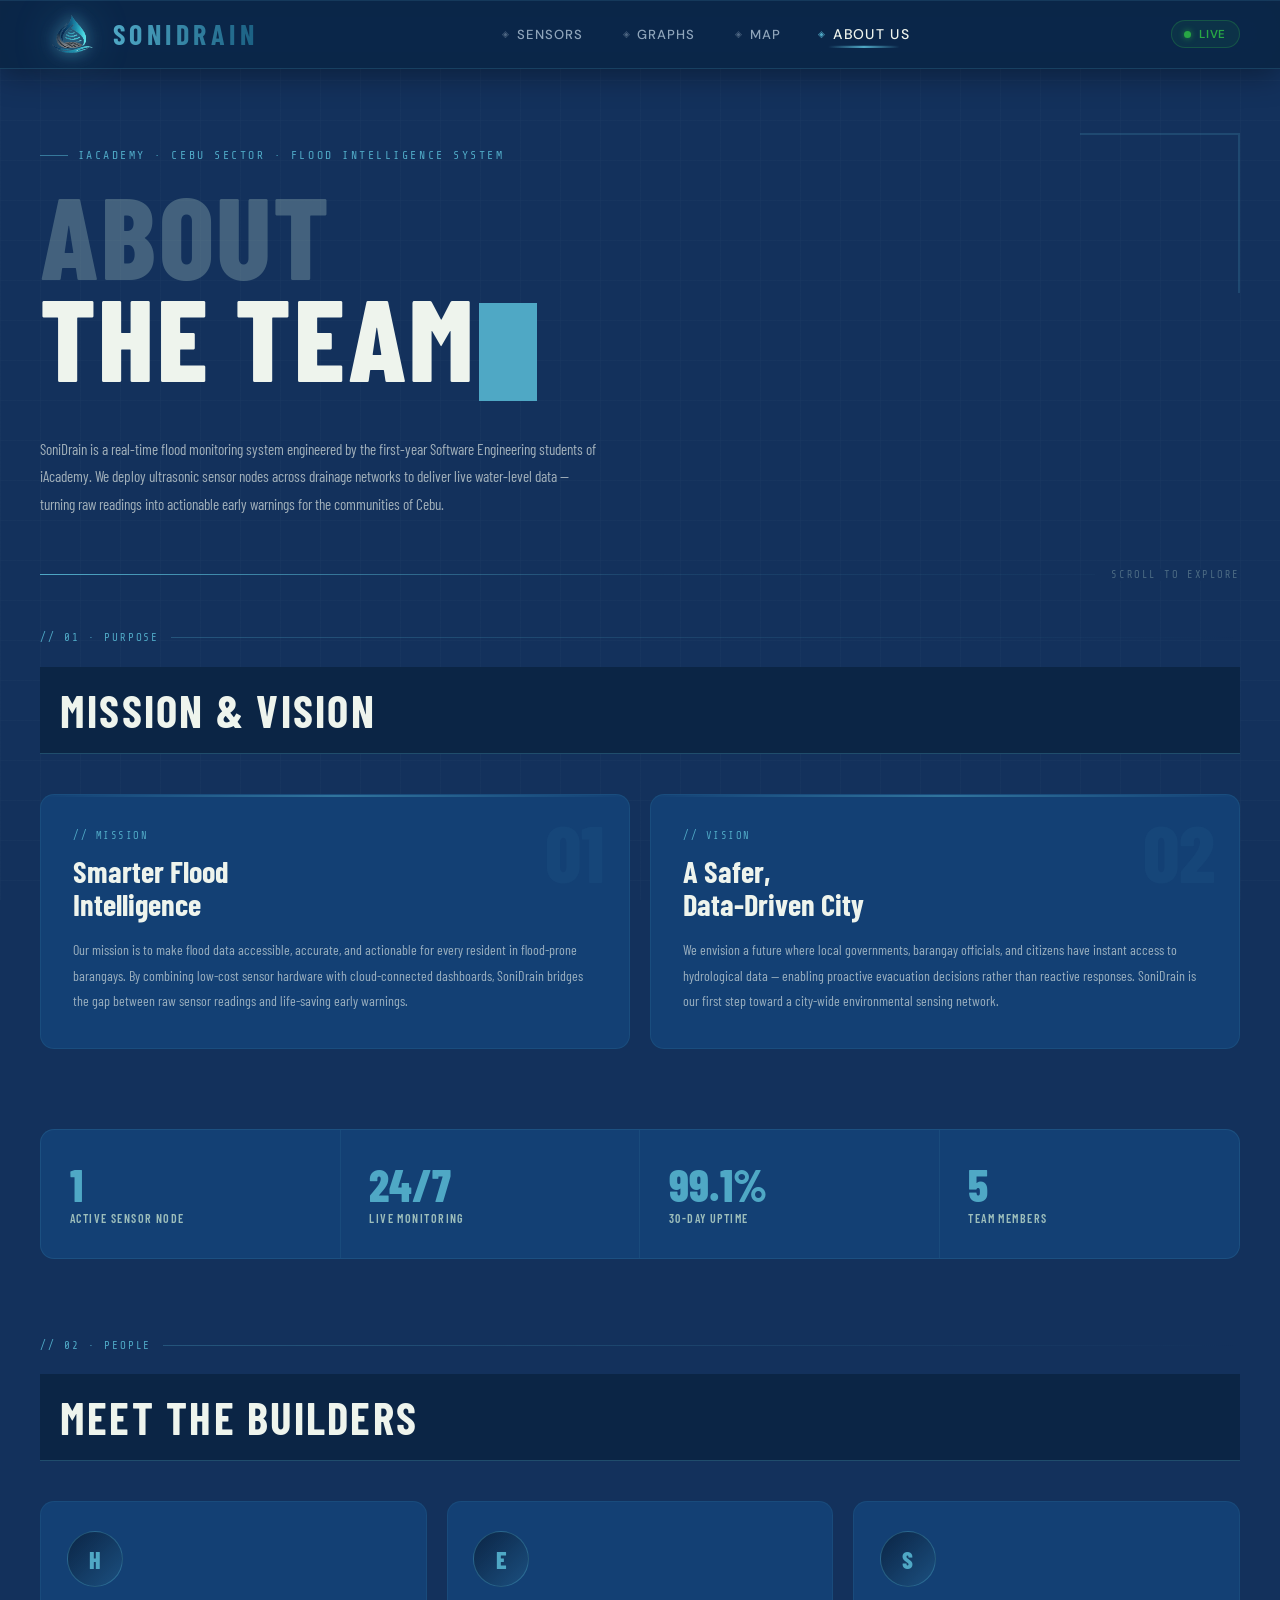
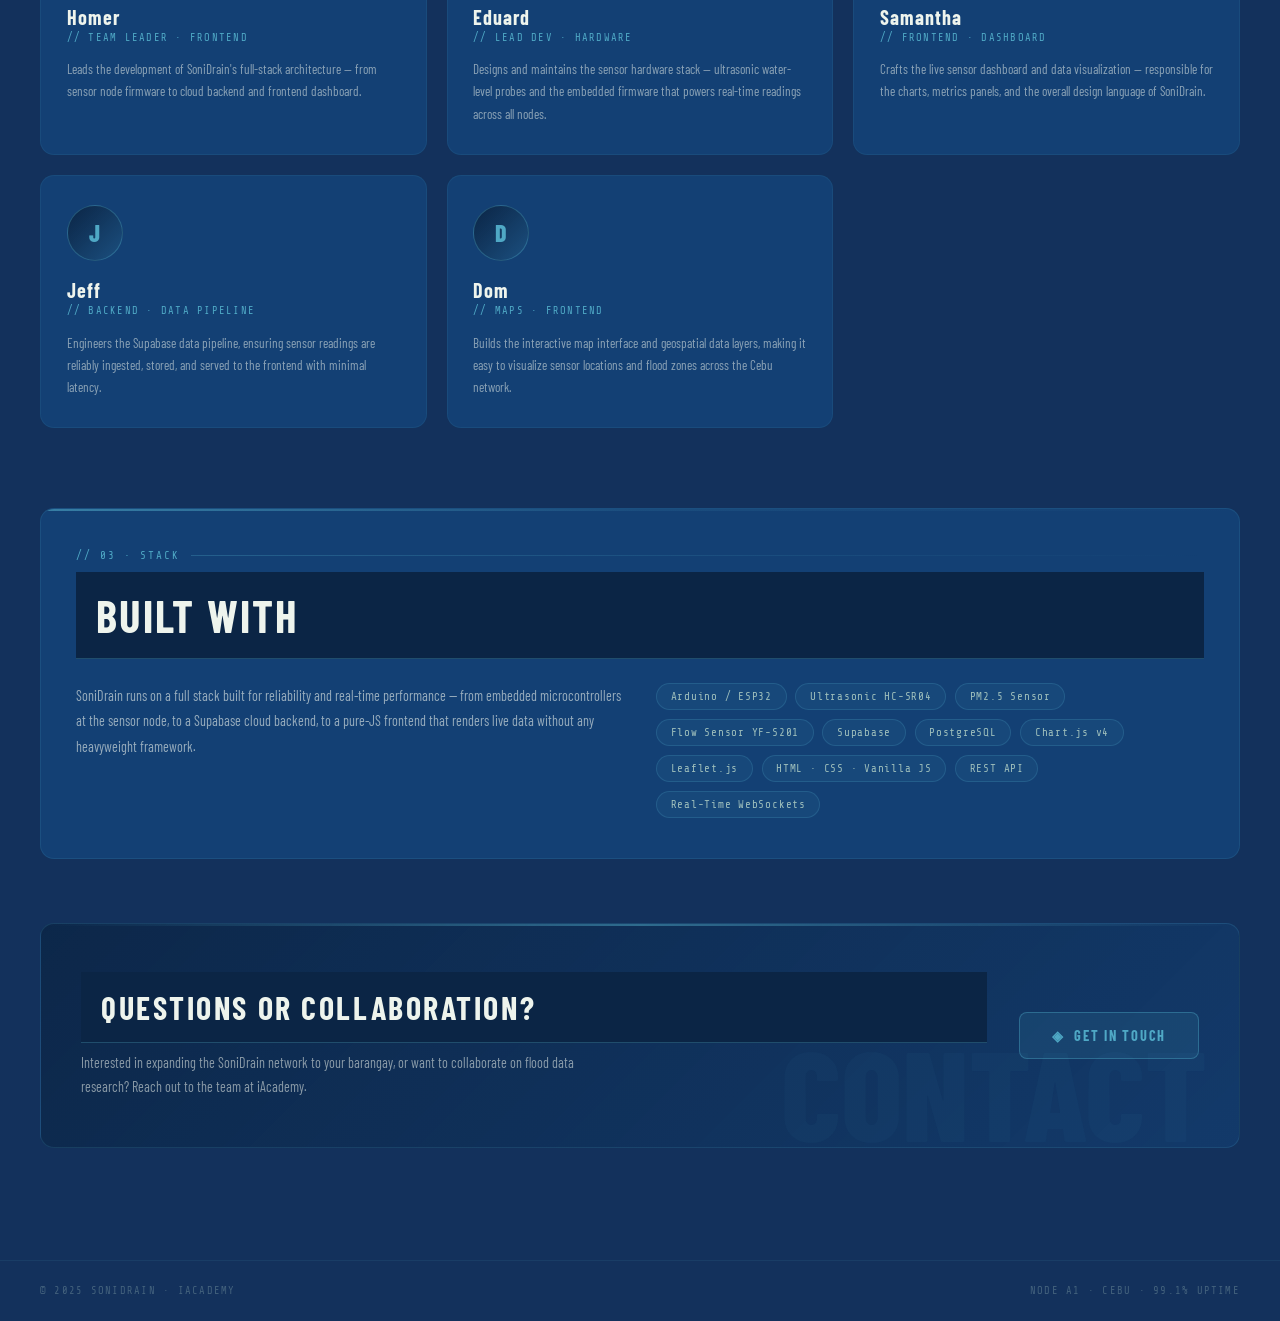
<file: Aboutus.html>
<!DOCTYPE html>
<html lang="en">
<head>
  <meta charset="UTF-8"/>
  <meta name="viewport" content="width=device-width, initial-scale=1.0"/>
  <title>SoniDrain · About Us</title>
  <link href="https://fonts.googleapis.com/css2?family=Barlow+Condensed:wght@400;600;700;800&family=DM+Sans:wght@300;400;500&family=Share+Tech+Mono&display=swap" rel="stylesheet"/>
  <link rel="stylesheet" href="sonidrain.css"/>
</head>
<body>

<div class="scanline"></div>

<!-- ── NAV ── -->
<nav id="mainNav">
  <div class="nav-inner">
    <a class="nav-title" href="index.html">
      <img src="[data-uri]" alt="SoniDrain logo" class="nav-logo"/>
      <span class="nav-brand">SONI<span style="color:var(--muted)">DRAIN</span></span>
    </a>

    <ul class="nav-links" role="list">
      <li><a href="Sensors.html"      class="nav-link"><span class="nav-link-icon">◈</span>Sensors</a></li>
      <li><a href="Testingchart.html" class="nav-link"><span class="nav-link-icon">◈</span>Graphs</a></li>
      <li><a href="Maps.html"         class="nav-link"><span class="nav-link-icon">◈</span>Map</a></li>
      <li><a href="AboutUs.html"      class="nav-link active"><span class="nav-link-icon">◈</span>About Us</a></li>
    </ul>

    <div class="nav-status">
      <span class="status-dot"></span>
      <span class="status-text">Live</span>
    </div>

    <button class="hamburger" id="hamburger" aria-label="Toggle menu" aria-expanded="false">
      <span></span><span></span><span></span>
    </button>
  </div>

  <div class="mobile-menu" id="mobileMenu" aria-hidden="true">
    <a href="Sensors.html"      class="mobile-link"><span class="mobile-link-label">Sensors</span></a>
    <a href="Testingchart.html" class="mobile-link"><span class="mobile-link-label">Graphs</span></a>
    <a href="Maps.html"         class="mobile-link"><span class="mobile-link-label">Map</span></a>
    <div class="mobile-divider"></div>
    <a href="AboutUs.html"      class="mobile-link mobile-link-about"><span class="mobile-link-label">About Us</span></a>
  </div>
</nav>

<!-- ── HERO ── -->
<section class="about-hero">
  <p class="about-eyebrow">iAcademy · Cebu Sector · Flood Intelligence System</p>
  <h1 class="about-headline">
    <span class="h-dim">About</span>
    <span class="h-bright">The Team<span class="cursor-blink"></span></span>
  </h1>
  <p class="about-intro">
    SoniDrain is a real-time flood monitoring system engineered by the first-year Software Engineering students of iAcademy. We deploy ultrasonic sensor nodes across drainage networks to deliver live water-level data — turning raw readings into actionable early warnings for the communities of Cebu.
  </p>
  <div class="about-divider" data-label="SCROLL TO EXPLORE"></div>
</section>

<!-- ── MAIN CONTENT ── -->
<main class="about-main">

  <!-- MISSION & VISION -->
  <section class="mv-section">
    <p class="about-label" style="animation-delay:0.05s">// 01 · Purpose</p>
    <h2 class="about-section-title" style="animation-delay:0.1s">Mission &amp; Vision</h2>

    <div class="mv-grid">
      <div class="mv-card" style="animation-delay:0.15s">
        <span class="mv-bg-num">01</span>
        <p class="mv-tag">// Mission</p>
        <h3 class="mv-title">Smarter Flood<br/>Intelligence</h3>
        <p class="mv-body">Our mission is to make flood data accessible, accurate, and actionable for every resident in flood-prone barangays. By combining low-cost sensor hardware with cloud-connected dashboards, SoniDrain bridges the gap between raw sensor readings and life-saving early warnings.</p>
      </div>
      <div class="mv-card" style="animation-delay:0.25s">
        <span class="mv-bg-num">02</span>
        <p class="mv-tag">// Vision</p>
        <h3 class="mv-title">A Safer,<br/>Data-Driven City</h3>
        <p class="mv-body">We envision a future where local governments, barangay officials, and citizens have instant access to hydrological data — enabling proactive evacuation decisions rather than reactive responses. SoniDrain is our first step toward a city-wide environmental sensing network.</p>
      </div>
    </div>
  </section>

  <!-- STATS STRIP -->
  <div class="about-stats" style="animation-delay:0.3s">
    <div class="stat-cell">
      <span class="stat-num">1</span>
      <span class="stat-lbl">Active Sensor Node</span>
    </div>
    <div class="stat-cell">
      <span class="stat-num">24/7</span>
      <span class="stat-lbl">Live Monitoring</span>
    </div>
    <div class="stat-cell">
      <span class="stat-num">99.1%</span>
      <span class="stat-lbl">30-Day Uptime</span>
    </div>
    <div class="stat-cell">
      <span class="stat-num">5</span>
      <span class="stat-lbl">Team Members</span>
    </div>
  </div>

  <!-- TEAM -->
  <section class="team-section">
    <p class="about-label" style="animation-delay:0.35s">// 02 · People</p>
    <h2 class="about-section-title" style="animation-delay:0.4s">Meet the Builders</h2>

    <div class="about-team-grid">
      <div class="about-team-card" style="animation-delay:0.45s">
        <div class="team-av">H</div>
        <div class="team-nm">Homer</div>
        <div class="team-rl">// Team Leader · Frontend</div>
        <p class="team-bi">Leads the development of SoniDrain's full-stack architecture — from sensor node firmware to cloud backend and frontend dashboard.</p>
      </div>

      <div class="about-team-card" style="animation-delay:0.52s">
        <div class="team-av">E</div>
        <div class="team-nm">Eduard</div>
        <div class="team-rl">// Lead Dev · Hardware</div>
        <p class="team-bi">Designs and maintains the sensor hardware stack — ultrasonic water-level probes and the embedded firmware that powers real-time readings across all nodes.</p>
      </div>

      <div class="about-team-card" style="animation-delay:0.59s">
        <div class="team-av">S</div>
        <div class="team-nm">Samantha</div>
        <div class="team-rl">// Frontend · Dashboard</div>
        <p class="team-bi">Crafts the live sensor dashboard and data visualization — responsible for the charts, metrics panels, and the overall design language of SoniDrain.</p>
      </div>

      <div class="about-team-card" style="animation-delay:0.66s">
        <div class="team-av">J</div>
        <div class="team-nm">Jeff</div>
        <div class="team-rl">// Backend · Data Pipeline</div>
        <p class="team-bi">Engineers the Supabase data pipeline, ensuring sensor readings are reliably ingested, stored, and served to the frontend with minimal latency.</p>
      </div>

      <div class="about-team-card" style="animation-delay:0.73s">
        <div class="team-av">D</div>
        <div class="team-nm">Dom</div>
        <div class="team-rl">// Maps · Frontend</div>
        <p class="team-bi">Builds the interactive map interface and geospatial data layers, making it easy to visualize sensor locations and flood zones across the Cebu network.</p>
      </div>
    </div>
  </section>

  <!-- TECH STACK -->
  <div class="about-tech" style="animation-delay:0.8s">
    <p class="about-label" style="margin-bottom:0.6rem; animation-delay:0s; opacity:1">// 03 · Stack</p>
    <h2 class="about-section-title" style="margin-bottom:1.5rem; animation-delay:0s; opacity:1">Built With</h2>

    <div class="tech-two-col">
      <p class="tech-intro">
        SoniDrain runs on a full stack built for reliability and real-time performance — from embedded microcontrollers at the sensor node, to a Supabase cloud backend, to a pure-JS frontend that renders live data without any heavyweight framework.
      </p>
      <div class="tech-pills">
        <span class="tech-pill">Arduino / ESP32</span>
        <span class="tech-pill">Ultrasonic HC-SR04</span>
        <span class="tech-pill">PM2.5 Sensor</span>
        <span class="tech-pill">Flow Sensor YF-S201</span>
        <span class="tech-pill">Supabase</span>
        <span class="tech-pill">PostgreSQL</span>
        <span class="tech-pill">Chart.js v4</span>
        <span class="tech-pill">Leaflet.js</span>
        <span class="tech-pill">HTML · CSS · Vanilla JS</span>
        <span class="tech-pill">REST API</span>
        <span class="tech-pill">Real-Time WebSockets</span>
      </div>
    </div>
  </div>

  <!-- CTA -->
  <div class="about-cta" style="animation-delay:0.9s">
    <div>
      <h2 class="cta-title">Questions or Collaboration?</h2>
      <p class="cta-sub">Interested in expanding the SoniDrain network to your barangay, or want to collaborate on flood data research? Reach out to the team at iAcademy.</p>
    </div>
    <a href="mailto:samanthaalexi2007@gmail.com" class="cta-btn">◈&nbsp; Get In Touch</a>
  </div>

</main>

<!-- FOOTER -->
<footer class="about-footer">
  <span>© 2025 SoniDrain · iAcademy</span>
  <span>Node A1 · Cebu · 99.1% Uptime</span>
</footer>

<!-- NAV SCRIPT -->
<script>
  document.addEventListener('DOMContentLoaded', function () {
    var btn    = document.getElementById('hamburger');
    var drawer = document.getElementById('mobileMenu');
    if (!btn || !drawer) return;
    btn.addEventListener('click', function () {
      var isOpen = drawer.classList.toggle('open');
      btn.classList.toggle('open', isOpen);
      btn.setAttribute('aria-expanded', String(isOpen));
      drawer.setAttribute('aria-hidden', String(!isOpen));
    });
    drawer.querySelectorAll('a').forEach(function (link) {
      link.addEventListener('click', function () {
        drawer.classList.remove('open');
        btn.classList.remove('open');
        btn.setAttribute('aria-expanded', 'false');
        drawer.setAttribute('aria-hidden', 'true');
      });
    });
  });
</script>

</body>

</html>
</file>
<file: sonidrain.css>
*, *::before, *::after { box-sizing: border-box; margin: 0; padding: 0; }

/* remove default top margin from headings so sticky nav doesn't create gap */
h1, h2, h3, h4, h5, h6 { margin-top: 0; }

:root {
  --bg: #13315c;
  --surface: #134074;
  --border: #0b2545;
  --accent: #f4e9cd;
  --text: #eef4ed;
  --muted: #9dbebb;
}

 body {
    background: var(--bg);
    color: var(--text);
    font-family: 'DM Sans', sans-serif;
    min-height: 100vh;
    overflow-x: hidden;
    /* allow vertical touch scrolling by default */
    touch-action: pan-y;
  }

  /* Animated background grid */
  body::before {
    content: '';
    position: fixed;
    inset: 0;
    background-image: 
      linear-gradient(rgba(157,190,187,0.03) 1px, transparent 1px),
      linear-gradient(90deg, rgba(157,190,187,0.03) 1px, transparent 1px);
    background-size: 40px 40px;
    pointer-events: none;
    z-index: 0;
  }

/* ── NAV SHELL ── */
nav {
  position: sticky;
  top: 0;
  z-index: 100;
  background: var(--border);
  backdrop-filter: blur(12px);
  border-bottom: 1px solid var(--border);
}

.nav-inner {
  display: flex;
  align-items: center;
  justify-content: space-between;
  padding: 0 2.5rem;
  height: 64px;
}

/* ── TITLE ── */
.nav-title {
  text-decoration: none;
  display: flex;
  align-items: center;
  gap: 0.55rem;
}

.nav-logo {
  height: 40px;
  width: auto;
  display: block;
  filter: drop-shadow(0 0 6px rgba(79, 168, 197, 0.7)) drop-shadow(0 0 14px rgba(79, 168, 197, 0.4));
}

.nav-title-text {
  font-family: 'Barlow Condensed', 'DM Sans', sans-serif;
  font-size: 2.0rem;
  font-weight: 700;
  letter-spacing: 0.12em;
  text-transform: uppercase;
  background: linear-gradient(to right, #4fa8c5, #1a5f82);
  -webkit-background-clip: text;
  -webkit-text-fill-color: transparent;
  background-clip: text;
  filter: drop-shadow(0 0 6px rgba(79, 168, 197, 0.7)) drop-shadow(0 0 14px rgba(79, 168, 197, 0.4));
}

.nav-links { list-style: none; display: flex; align-items: center; gap: 0.15rem; margin: 0; padding: 0; }

/* Nav shell */
nav#mainNav {
  position: sticky;
  top: 0;
  z-index: 200;
  background: rgba(11, 37, 69, 0.92);
  backdrop-filter: blur(20px) saturate(180%);
  -webkit-backdrop-filter: blur(20px) saturate(180%);
  border-bottom: 1px solid rgba(79, 168, 197, 0.2);
  box-shadow: 0 4px 32px rgba(0, 0, 0, 0.4), 0 1px 0 rgba(79, 168, 197, 0.15) inset;
}

/* Inner layout */
nav#mainNav .nav-inner {
  display: flex;
  align-items: center;
  justify-content: space-between;
  padding: 0 2.5rem;
  height: 68px;
  max-width: 1400px;
  margin: 0 auto;
}

/* Brand / logo */
nav#mainNav .nav-title {
  text-decoration: none;
  display: flex;
  align-items: center;
  gap: 0.65rem;
  flex-shrink: 0;
}

nav#mainNav .nav-logo {
  height: 38px;
  width: auto;
  filter: drop-shadow(0 0 8px rgba(79, 168, 197, 0.8)) drop-shadow(0 0 20px rgba(79, 168, 197, 0.35));
  transition: filter 0.3s ease;
}

nav#mainNav .nav-title:hover .nav-logo {
  filter: drop-shadow(0 0 12px rgba(79, 168, 197, 1)) drop-shadow(0 0 28px rgba(79, 168, 197, 0.6));
}

nav#mainNav .nav-brand {
  font-family: 'Barlow Condensed', 'DM Sans', sans-serif;
  font-size: 1.75rem;
  font-weight: 700;
  letter-spacing: 0.16em;
  text-transform: uppercase;
  background: linear-gradient(to right, #4fa8c5, #1a5f82);
  -webkit-background-clip: text;
  -webkit-text-fill-color: transparent;
  background-clip: text;
  line-height: 1;
}

/* Nav links */
nav#mainNav .nav-link {
  position: relative;
  display: flex;
  align-items: center;
  gap: 0.4rem;
  color: rgba(200, 220, 235, 0.7);
  text-decoration: none;
  font-family: 'DM Sans', sans-serif;
  font-size: 0.82rem;
  font-weight: 500;
  letter-spacing: 0.08em;
  text-transform: uppercase;
  padding: 0.55rem 1.1rem;
  border-radius: 6px;
  border: 1px solid transparent;
  transition: color 0.2s, background 0.2s, border-color 0.2s;
}

nav#mainNav .nav-link-icon {
  font-size: 0.55rem;
  opacity: 0.5;
  transition: opacity 0.2s, color 0.2s;
}

nav#mainNav .nav-link:hover,
nav#mainNav .nav-link.active {
  color: #eef4ed;
  transition: color 0.2s, transform 0.2s;
  transform: scale(1.07);
}

nav#mainNav .nav-link:hover .nav-link-icon,
nav#mainNav .nav-link.active .nav-link-icon {
  color: #4fa8c5;
  opacity: 1;
}

/* Animated underline */
nav#mainNav .nav-link::after {
  content: '';
  position: absolute;
  bottom: 5px;
  left: 50%;
  width: 0;
  height: 1.5px;
  background: linear-gradient(90deg, transparent, #4fa8c5, transparent);
  transform: translateX(-50%);
  transition: width 0.3s ease;
  border-radius: 2px;
}

nav#mainNav .nav-link:hover::after,
nav#mainNav .nav-link.active::after {
  width: 55%;
}

/* Live status badge */
nav#mainNav .nav-status {
  display: flex;
  align-items: center;
  gap: 0.5rem;
  margin-left: 1.2rem;
  padding: 0.35rem 0.8rem;
  border-radius: 20px;
  background: rgba(40, 167, 69, 0.1);
  border: 1px solid rgba(40, 167, 69, 0.3);
  flex-shrink: 0;
}

nav#mainNav .status-dot {
  width: 7px;
  height: 7px;
  border-radius: 50%;
  background: #28a745;
  box-shadow: 0 0 6px rgba(40, 167, 69, 0.8);
  animation: pulse-dot 2s ease-in-out infinite;
}

@keyframes pulse-dot {
  0%, 100% { box-shadow: 0 0 4px rgba(40, 167, 69, 0.6); transform: scale(1); }
  50%       { box-shadow: 0 0 10px rgba(40, 167, 69, 1);  transform: scale(1.2); }
}

nav#mainNav .status-text {
  font-family: 'DM Sans', sans-serif;
  font-size: 0.72rem;
  font-weight: 600;
  letter-spacing: 0.06em;
  text-transform: uppercase;
  color: #28a745;
}

/* Hamburger */
nav#mainNav .hamburger {
  display: none;
  flex-direction: column;
  justify-content: center;
  gap: 5px;
  width: 40px;
  height: 40px;
  background: rgba(79, 168, 197, 0.08);
  border: 1px solid rgba(79, 168, 197, 0.25);
  border-radius: 8px;
  cursor: pointer;
  padding: 10px;
  transition: background 0.2s, border-color 0.2s;
}

nav#mainNav .hamburger:hover {
  background: rgba(79, 168, 197, 0.18);
  border-color: rgba(79, 168, 197, 0.5);
}

nav#mainNav .hamburger span {
  display: block;
  height: 1.5px;
  background: #9dbebb;
  border-radius: 2px;
  transition: transform 0.3s ease, opacity 0.3s ease, background 0.2s;
  transform-origin: center;
}

nav#mainNav .hamburger:hover span { background: #4fa8c5; }
nav#mainNav .hamburger.open span:nth-child(1) { transform: translateY(6.5px) rotate(45deg); }
nav#mainNav .hamburger.open span:nth-child(2) { opacity: 0; transform: scaleX(0); }
nav#mainNav .hamburger.open span:nth-child(3) { transform: translateY(-6.5px) rotate(-45deg); }

/* Mobile drawer */
nav#mainNav .mobile-menu {
  display: none;
  flex-direction: column;
  overflow: hidden;
  max-height: 0;
  transition: max-height 0.4s ease, padding 0.4s ease;
  border-top: 1px solid transparent;
  background: rgba(11, 37, 69, 0.97);
  padding: 0 1.5rem;
}

nav#mainNav .mobile-menu.open {
  display: flex;
  max-height: 480px;
  border-top-color: rgba(79, 168, 197, 0.2);
  padding: 0.75rem 1.5rem 1rem;
}

nav#mainNav .mobile-link {
  display: flex;
  align-items: center;
  padding: 0.85rem 0.5rem;
  color: rgba(200, 220, 235, 0.75);
  text-decoration: none;
  font-family: 'DM Sans', sans-serif;
  font-size: 0.9rem;
  font-weight: 500;
  letter-spacing: 0.06em;
  text-transform: uppercase;
  border-bottom: 1px solid rgba(79, 168, 197, 0.1);
  transition: color 0.2s, padding-left 0.2s;
}

nav#mainNav .mobile-link:last-child { border-bottom: none; }

nav#mainNav .mobile-link:hover,
nav#mainNav .mobile-link.active {
  color: #4fa8c5;
  padding-left: 1rem;
}

nav#mainNav .mobile-divider {
  height: 1px;
  background: rgba(79, 168, 197, 0.15);
  margin: 0.25rem 0;
}

nav#mainNav .mobile-link-about { color: rgba(244, 233, 205, 0.7); }
nav#mainNav .mobile-link-about:hover { color: #f4e9cd; }

/* Responsive */
@media (max-width: 720px) {
  nav#mainNav .nav-inner { padding: 0 1.25rem; }
  nav#mainNav .nav-links  { display: none; }
  nav#mainNav .nav-status { display: none; }
  nav#mainNav .hamburger  { display: flex; }
  nav#mainNav .mobile-menu { display: flex; }
}

/*homers code*/
.ctrl-dropdown {
  position: relative;
}

.ctrl-toggle {
  display: flex;
  align-items: center;
  gap: 0.45rem;
  white-space: nowrap;
}

.ctrl-label {
  color: var(--muted);
  font-size: 0.75rem;
  letter-spacing: 0.06em;
  text-transform: uppercase;
  border-right: 1px solid var(--border);
  padding-right: 0.55rem;
  margin-right: 0.1rem;
}

.ctrl-value {
  color: var(--text);
  font-size: 0.875rem;
}

/* ── CTRL DROPDOWN MENU PANEL (base — hidden by default) ── */
.ctrl-menu {
  position: absolute;
  top: calc(100% + 6px);
  left: 0;
  min-width: 160px;
  background: var(--surface);
  border: 1px solid rgba(79, 168, 197, 0.35);
  border-radius: 6px;
  box-shadow: 0 6px 20px rgba(0, 0, 0, 0.5);
  z-index: 300;
  opacity: 0;
  visibility: hidden;
  transform: translateY(-6px);
  transition: opacity 0.15s ease, transform 0.15s ease, visibility 0.15s;
  padding: 4px 0;
}

.ctrl-menu a {
  display: block;
  padding: 1rem 1rem;
  color: var(--text);
  text-decoration: none;
  font-family: 'Barlow Condensed', sans-serif;
  font-size: 0.875rem;
  white-space: nowrap;
  transition: background 0.15s, color 0.15s;
}

.ctrl-menu a:hover {
  background: rgba(79, 168, 197, 0.15);
  color: #4fa8c5;
}

/* add a thin divider between items */
.ctrl-menu a + a {
  border-top: 1px solid var(--border);
}

/* when pointer is over an item, make its divider a pastel blue too */
.ctrl-menu a:hover,
.ctrl-menu a:hover + a {
  border-top-color: rgba(79, 168, 197, 0.3);
}
/* open state — JS toggles this class */
.ctrl-menu.ctrl-open {
  opacity: 1;
  visibility: visible;
  transform: translateY(0);
}

/* ── CTRL TOGGLE BUTTON BASE STYLES ── */
.ctrl-toggle {
  background: var(--bg);
  border: 1px solid var(--border);
  border-radius: 6px;
  padding: 0.5rem 0.5rem;
  cursor: pointer;
  color: var(--text);
  transition: border-color 0.2s;
}

.ctrl-toggle:hover {
  border-color: rgba(79, 168, 197, 0.6);
}

.chevron {
  transition: transform 0.2s ease;
  color: var(--muted);
  flex-shrink: 0;
}

.ctrl-toggle-wrap {
  display: flex;
  align-items: center;
  gap: 0.5rem;
  border: 1px solid var(--border);
  border-radius: 6px;
  padding: 0.5rem 0.9rem;
  background: var(--bg);
  cursor: pointer;
}

.ctrl-toggle-wrap .ctrl-label {
  border-right: none;
  padding-right: 0;
  margin-right: 0;
}

.ctrl-number {
  width: 60px;
  background: transparent;
  border: none;
  color: var(--text);
  font-family: 'Barlow Condensed', sans-serif;
  font-size: 0.875rem;
  outline: none;
  padding: 0;
}

.ctrl-fetch-btn {
  margin-left: 0;
}

.ctrl-dropdown .dropdown-menu {
  z-index: 200;
}
.container {
  background-color: var(--surface);
  padding: 20px;
  border-radius: 8px;
  box-shadow: 0 2px 4px rgba(0,0,0,0.3);
  margin: 24px auto;
  max-width: 960px;
  /* allow children (like charts) to overflow vertically */
  overflow: visible;
  display: flex;
  flex-direction: column;
}

/* ensure chart container and wrapper grow to fit their canvas */
#chartContainer {
  overflow: visible;
  /* maintain sensible baseline height even before chart drawn */
  min-height: clamp(300px, 50vw, 600px);
}

.chart-wrapper {
  /* make sure canvas has room; height already controlled by clamp above */
  width: 100%;
}

.container h1 {
  color: var(--accent);
  margin-bottom: 16px;
  font-family: 'Barlow Condensed', sans-serif;
}

.controls {
  margin-bottom: 20px;
  display: flex;
  flex-wrap: wrap;
  align-items: center;
  gap: 10px;
  padding: 5px 0 0 5px;

}

.controls label {
  color: var(--text);
  font-size: 0.875rem;
}

.controls select,
.controls input[type="number"] {
  padding: 8px 10px;
  border: 1px solid var(--border);
  border-radius: 4px;
  background: var(--bg);
  color: var(--text);
  font-family: 'Barlow Condensed', sans-serif;
  font-size: 0.875rem;
  cursor: pointer;
}

.controls input[type="checkbox"] {
  accent-color: var(--accent);
  width: 16px;
  height: 16px;
  cursor: pointer;
}

.controls button {
  padding: 8px 18px;
  background: var(--bg);
  color: var(--accent);
  border: 1px solid var(--bg);
  border-radius: 4px;
  font-family: 'DM Sans', sans-serif;
  font-size: 0.875rem;
  cursor: pointer;
  transition: background 0.2s, color 0.2s;
}

.controls button:hover {
  background: var(--accent);
  color: var(--bg);
}

#chartContainer {
  position: relative;
  width: 100%;
  height: auto;
  /* ensure parent expands: reserve plenty of vertical space for the chart */
  min-height: clamp(300px, 50vw, 600px);
}

#chartContainer h3 {
  color: var(--muted);
  font-size: 0.8rem;
  margin-bottom: 6px;
}

#output {
  color: var(--muted);
  font-size: 0.75rem;
  max-height: 120px;
  overflow-y: auto;
  background: var(--border);
  padding: 8px;
  border-radius: 4px;
  margin-bottom: 12px;
  white-space: pre-wrap;
  word-break: break-all;
}

.chart-wrapper {
  position: relative;
  width: 100%;
  height: clamp(250px, 45vw, 480px);
}

.chart-wrapper canvas {
  width: 100% !important;
  height: 100% !important;
}

@media (max-width: 600px) {
  .container {
    margin: 5px;
    padding: 14px;
  }

  .chart-wrapper {
    height: clamp(220px, 60vw, 320px);
  }

  .controls {
    flex-direction: column;
    align-items: flex-start;
  }
}

 /*doms page*/
    * { margin: 0; padding: 0; box-sizing: border-box; }

    body {
      background: #13315c;
      color: #eef4ed;
      font-family: 'Barlow Condensed', sans-serif;
    }

    h2 {
      padding: 16px 20px;
      background: #0b2545;
      color: #eef4ed;
      font-size: 1.1rem;
      letter-spacing: 0.08em;
      text-transform: uppercase;
      border-bottom: 1px solid rgba(79, 168, 197, 0.3);
      transition: background 0.15s;
    }

    #map {
      height: 100%;
      width: 100%;
    }

    /* Dark tile overlay to tint OSM tiles toward the brand palette */
    .leaflet-tile-pane {
      filter: hue-rotate(190deg) saturate(0.6) brightness(0.6);
    }

    /* Popup styling */
    .leaflet-popup-content-wrapper {
      background: #134074;
      color: #eef4ed;
      border: 1px solid rgba(79, 168, 197, 0.4);
      border-radius: 6px;
      box-shadow: 0 4px 16px rgba(0,0,0,0.4);
    }
    .leaflet-popup-tip {
      background: #134074;
    }
    .leaflet-popup-content b {
      color: #4fa8c5;
    }
    .leaflet-popup-close-button {
      color: #9dbebb !important;
    }

    /* Layout */
    .container {
      display: flex;
      height: calc(100vh - 68px);
    }
    /* chart layout used for chart page (sidebar + main content) */
    .chart-layout {
      display: flex;
      flex-direction: row;
      height: calc(100vh - 68px);
      width: 100vw;
    }

    /* main content area beside sidebar */
    .chart-layout .main-content {
      flex: 1 1 auto;
      padding: 20px;
      overflow: auto;
    }

    /* make sidebar stack on narrow screens */
    @media (max-width: 900px) {
      .chart-layout {
        flex-direction: column;
        /* remove fixed viewport height so content can scroll naturally */
        height: auto;
        min-height: calc(100vh - 68px - 53px); /* nav + page-header */
      }

      .chart-layout .sidebar {
        width: 100%;
        min-width: 0;
        /* cap sidebar so it doesn't eat the whole screen */
        max-height: 260px;
        padding: 1rem;
        margin: 0 1rem;
        overflow-y: auto;
        border-right: none;
        border-bottom: 1px solid rgba(79,168,197,0.2);
      }

      /* controls wrap into a tighter grid on mobile */
      .chart-layout .controls {
        display: flex;
        flex-wrap: wrap;
        gap: 8px;
        padding: 12px;
      }

      /* each control stretches to fill available row width */
      .chart-layout .ctrl-dropdown,
      .chart-layout .ctrl-toggle-wrap,
      .chart-layout .ctrl-fetch-btn {
        flex: 1 1 calc(50% - 8px);
        min-width: 140px;
      }

      /* Fetch button spans full width for easy tap */
      .chart-layout .ctrl-fetch-btn {
        flex: 1 1 100%;
      }

      /* chart wrapper fills remaining height sensibly */
      .chart-layout .chart-wrapper {
        height: clamp(260px, 55vw, 420px);
      }

      /* give main-content breathing room */
      .chart-layout .main-content {
        padding: 12px;
        overflow: visible;
      }
    }

    /* Extra-small phones */
    @media (max-width: 480px) {
      .chart-layout .sidebar {
        max-height: 220px;
      }

      .chart-layout .ctrl-dropdown,
      .chart-layout .ctrl-toggle-wrap {
        flex: 1 1 100%;
      }

      .chart-layout .chart-wrapper {
        height: clamp(220px, 65vw, 340px);
      }

      .page-header {
        font-size: 1.1rem;
        padding: 10px 14px;
      }
    }


    /* Sidebar (styled like the sensor-panel) */
    .sidebar {
      width: 260px;
      min-width: 260px;
      background: var(--surface);
      border: 1px solid var(--border);
      overflow-y: auto;
      display: flex;
      flex-direction: column;
    }

    .sidebar-title {
      padding: 1rem 1.2rem;
      font-size: 0.75rem;
      font-weight: 600;
      letter-spacing: 0.15em;
      text-transform: uppercase;
      color: var(--muted);
      background: none;
      border-bottom: 1px solid var(--border);
      display: flex;
      align-items: center;
      gap: 0.5rem;
    }

    /* page header for chart view */
    .page-header {
      padding: 16px 20px;
      background: #0b2545;
      color: #eef4ed;
      font-size: 1.1rem;
      letter-spacing: 0.08em;
      text-transform: uppercase;
      border-bottom: 1px solid rgba(79, 168, 197, 0.3);
    }

    .sensor-card {
      padding: 14px 16px;
      border-bottom: 1px solid rgba(79, 168, 197, 0.1);
      cursor: pointer;
      transition: background 0.15s;
    }

    .sensor-card:hover {
      background: rgba(79, 168, 197, 0.08);
    }

    .sensor-card.active {
      background: rgba(79, 168, 197, 0.15);
      border-left: 3px solid #4fa8c5;
    }

    .sensor-card .sensor-name {
      font-size: 0.9rem;
      font-weight: 600;
      color: #eef4ed;
      margin-bottom: 4px;
    }

    .sensor-card .sensor-coords {
      font-size: 0.75rem;
      color: #9dbebb;
      font-family: monospace;
      margin-bottom: 8px;
    }

    .sensor-card .go-btn {
      display: inline-flex;
      align-items: center;
      gap: 5px;
      font-size: 0.7rem;
      color: #4fa8c5;
      text-decoration: none;
      letter-spacing: 0.05em;
      text-transform: uppercase;
      border: 1px solid rgba(79, 168, 197, 0.35);
      padding: 3px 8px;
      border-radius: 3px;
      transition: background 0.15s, color 0.15s;
    }

    .sensor-card .go-btn:hover {
      background: #4fa8c5;
      color: #0b2545;
    }

    /* Attribution */
    .leaflet-control-attribution {
      background: rgba(11, 37, 69, 0.85) !important;
      color: #9dbebb !important;
    }
    .leaflet-control-attribution a {
      color: #4fa8c5 !important;
    }

    /* Zoom controls */
    .leaflet-control-zoom a {
      background: #134074 !important;
      color: #eef4ed !important;
      border-color: rgba(79, 168, 197, 0.3) !important;
    }
    .leaflet-control-zoom a:hover {
      background: #4fa8c5 !important;
      color: #0b2545 !important;
    }

/* ═══════════════════════════════════════════════════════════
   MAP PAGE — Design System
   ═══════════════════════════════════════════════════════════ */

/* Page wrapper (below fixed nav) */
.page-wrapper {
  position: relative;
  z-index: 1;
  display: flex;
  flex-direction: column;
  /* allow wrapper to expand with content */
  min-height: 100vh;
  /* some space under navbar */
  padding-top: 8px;
}

/* Section header strip */
.section-header {
  /* reduce vertical padding to tighten space under the navbar */
  padding: 16px 32px 8px;
  display: flex;
  align-items: flex-end;
  gap: 20px;
}

.section-header h2 {
  font-family: 'Barlow Condensed', sans-serif;
  font-size: clamp(1.8rem, 4vw, 2.8rem);
  font-weight: 700;
  letter-spacing: 0.08em;
  text-transform: uppercase;
  color: #e8f4f8;
  line-height: 1;
}

.section-header h2 span { color: #4fa8c5; }

.section-header .header-rule {
  flex: 1;
  height: 1px;
  background: linear-gradient(90deg, rgba(79,168,197,0.4) 0%, transparent 100%);
  margin-bottom: 6px;
}

.section-header .header-tag {
  font-family: 'Space Mono', monospace;
  font-size: 0.65rem;
  color: #4fa8c5;
  letter-spacing: 0.15em;
  text-transform: uppercase;
  border: 1px solid rgba(79,168,197,0.4);
  padding: 4px 10px;
  border-radius: 4px;
  margin-bottom: 2px;
  white-space: nowrap;
}

/* Map outer container */
.map-container {
  display: flex;
  /* reset flex to let wrapper control page height */
  flex: none;
  margin: 0 24px 24px;
  border-radius: 12px;
  overflow: hidden;
  border: 1px solid rgba(79,168,197,0.15);
  box-shadow:
    0 0 0 1px rgba(79,168,197,0.05),
    0 24px 60px rgba(0,0,0,0.6),
    inset 0 0 80px rgba(79,168,197,0.03);
  min-height: 560px;
}

/* ── Map Sidebar ── */
.map-container .sidebar {
  width: 300px;
  min-width: 260px;
  background: #111e2e;
  display: flex;
  flex-direction: column;
  border-right: 1px solid rgba(79,168,197,0.15);
  position: relative;
  overflow: hidden;
  /* reset any chart-layout overrides */
  height: auto;
  max-height: none;
  border-bottom: none;
}

/* Vertical accent line */
.map-container .sidebar::before {
  content: '';
  position: absolute;
  top: 0; left: 0; bottom: 0;
  width: 3px;
  background: linear-gradient(
    180deg,
    transparent 0%,
    #4fa8c5 30%,
    #4fa8c5 70%,
    transparent 100%
  );
  opacity: 0.6;
  z-index: 1;
}

.map-container .sidebar-title {
  font-family: 'Space Mono', monospace;
  font-size: 0.62rem;
  letter-spacing: 0.20em;
  text-transform: uppercase;
  color: #4fa8c5;
  padding: 20px 20px 14px 24px;
  border-bottom: 1px solid rgba(79,168,197,0.15);
  display: flex;
  align-items: center;
  gap: 10px;
  background: none;
}

.map-container .sidebar-title::before {
  content: '';
  display: inline-block;
  width: 6px; height: 6px;
  border-radius: 50%;
  background: #3ecf8e;
  box-shadow: 0 0 8px #3ecf8e;
  flex-shrink: 0;
  animation: pulse-dot 2s ease-in-out infinite;
}

/* Scroll area */
.sidebar-scroll {
  flex: 1;
  overflow-y: auto;
  padding: 12px 12px 12px 14px;
}

.sidebar-scroll::-webkit-scrollbar { width: 4px; }
.sidebar-scroll::-webkit-scrollbar-track { background: transparent; }
.sidebar-scroll::-webkit-scrollbar-thumb {
  background: rgba(79,168,197,0.4);
  border-radius: 2px;
}

/* ── Sensor Cards (map page) ── */
.map-container .sensor-card {
  background: #162233;
  border: 1px solid rgba(79,168,197,0.15);
  border-radius: 8px;
  padding: 14px 14px 12px;
  margin-bottom: 8px;
  cursor: pointer;
  transition: border-color 0.2s, box-shadow 0.2s, transform 0.15s;
  position: relative;
  overflow: hidden;
  border-left: none; /* reset chart page active style */
}

.map-container .sensor-card::after {
  content: '';
  position: absolute;
  inset: 0;
  background: linear-gradient(135deg, rgba(79,168,197,0.12) 0%, transparent 60%);
  opacity: 0;
  transition: opacity 0.2s;
}

.map-container .sensor-card:hover {
  border-color: rgba(79,168,197,0.4);
  box-shadow: 0 4px 20px rgba(0,0,0,0.4), 0 0 0 1px rgba(79,168,197,0.4);
  transform: translateX(2px);
  background: #162233;
}

.map-container .sensor-card:hover::after { opacity: 1; }

.map-container .sensor-card.active {
  border-color: #4fa8c5;
  box-shadow: 0 0 0 1px #4fa8c5, 0 6px 24px rgba(79,168,197,0.2);
  background: #162233;
}

.map-container .sensor-card.active::after { opacity: 1; }

.map-container .sensor-card .sensor-name {
  font-family: 'Barlow Condensed', sans-serif;
  font-size: 1rem;
  font-weight: 700;
  letter-spacing: 0.06em;
  color: #e8f4f8;
  margin-bottom: 4px;
  position: relative;
  z-index: 1;
}

.sensor-place {
  font-size: 0.72rem;
  color: #8fb8c8;
  font-style: italic;
  margin-bottom: 8px;
  line-height: 1.4;
  position: relative;
  z-index: 1;
}

.map-container .sensor-card .sensor-coords {
  font-family: 'Space Mono', monospace;
  font-size: 0.60rem;
  color: #4a6b7a;
  letter-spacing: 0.05em;
  margin-bottom: 10px;
  position: relative;
  z-index: 1;
}

.map-container .sensor-card .go-btn {
  display: inline-flex;
  align-items: center;
  gap: 6px;
  font-family: 'Space Mono', monospace;
  font-size: 0.58rem;
  letter-spacing: 0.12em;
  text-transform: uppercase;
  color: #4fa8c5;
  border: 1px solid rgba(79,168,197,0.4);
  padding: 4px 10px;
  border-radius: 4px;
  background: rgba(79,168,197,0.12);
  transition: background 0.2s, box-shadow 0.2s;
  position: relative;
  z-index: 1;
}

.map-container .sensor-card:hover .go-btn,
.map-container .sensor-card.active .go-btn {
  background: rgba(79,168,197,0.22);
  box-shadow: 0 0 12px rgba(79,168,197,0.3);
}

/* ── Map pane ── */
#map {
  flex: 1;
  z-index: 1;
  position: relative;
  height: 100%;
  width: 100%;
  /* allow vertical swipes to pass through so page can scroll on touch devices */
  touch-action: pan-y;
}

/* Leaflet dark popup */
.leaflet-popup-content-wrapper {
  background: #111e2e !important;
  border: 1px solid rgba(79,168,197,0.4) !important;
  border-radius: 8px !important;
  box-shadow: 0 8px 32px rgba(0,0,0,0.5) !important;
  color: #e8f4f8 !important;
  font-family: 'DM Sans', sans-serif !important;
  font-size: 0.82rem !important;
}

.leaflet-popup-tip { background: #111e2e !important; }

.leaflet-popup-content b {
  font-family: 'Barlow Condensed', sans-serif !important;
  font-size: 1rem !important;
  letter-spacing: 0.05em !important;
  color: #4fa8c5 !important;
}

.leaflet-control-zoom a {
  background: #111e2e !important;
  color: #4fa8c5 !important;
  border-color: rgba(79,168,197,0.4) !important;
  transition: background 0.2s !important;
}

.leaflet-control-zoom a:hover {
  background: #162233 !important;
  box-shadow: 0 0 10px rgba(79,168,197,0.3) !important;
}

.leaflet-control-attribution {
  background: rgba(11,22,36,0.75) !important;
  color: #4a6b7a !important;
  font-size: 0.55rem !important;
  backdrop-filter: blur(4px);
}

.leaflet-control-attribution a { color: #4fa8c5 !important; }

/* ── Responsive ── */
@media (max-width: 700px) {
  .map-container {
    flex-direction: column;
    margin: 0 12px 16px;
    min-height: 520px;
  }

  .map-container .sidebar {
    width: 100%;
    min-width: unset;
    border-right: none;
    border-bottom: 1px solid rgba(79,168,197,0.15);
    max-height: 240px;
  }

  .sidebar-scroll {
    display: flex;
    flex-direction: row;
    gap: 8px;
    padding: 10px 12px;
    overflow-x: auto;
    overflow-y: hidden;
  }

  .map-container .sensor-card {
    min-width: 200px;
    margin-bottom: 0;
  }

  .section-header { padding: 12px 16px 8px; }
}

/*dreaded sensors page*/
 main {
    position: relative;
    z-index: 1;
    padding: 2rem;
    max-width: 1400px;
    margin: 0 auto;
  }

  /* PAGE TITLE */
  .page-header {
    display: flex;
    align-items: flex-start;
    justify-content: space-between;
    margin-bottom: 2rem;
    animation: fadeSlideIn 0.6s ease forwards;
  }

  @keyframes fadeSlideIn {
    from { opacity: 0; transform: translateY(-12px); }
    to { opacity: 1; transform: translateY(0); }
  }

  .page-title {
    font-family: 'Barlow Condensed', sans-serif;
    font-size: 1rem;
    font-weight: 600;
    letter-spacing: 0.15em;
    color: var(--muted);
    text-transform: uppercase;
    margin-bottom: 4px;
  }

  .network-name {
    font-family: 'Barlow Condensed', sans-serif;
    font-size: 2.2rem;
    font-weight: 700;
    letter-spacing: 0.05em;
    line-height: 1;
  }

  .network-name span { color: var(--muted); }

  .update-info {
    font-size: 0.75rem;
    color: var(--muted);
    margin-top: 6px;
    font-family: 'Share Tech Mono', monospace;
  }

  .uptime-block {
    text-align: right;
  }

  .uptime-value {
    font-family: 'Barlow Condensed', sans-serif;
    font-size: 3rem;
    font-weight: 700;
    color: var(--muted);
    line-height: 1;
  }

  .uptime-label {
    font-size: 0.7rem;
    color: var(--muted);
    letter-spacing: 0.1em;
    text-transform: uppercase;
    margin-top: 4px;
  }

  /* STAT CARDS ROW */
  .stats-row {
    display: grid;
    grid-template-columns: repeat(5, 1fr);
    gap: 1rem;
    margin-bottom: 2rem;
    animation: fadeSlideIn 0.6s ease 0.1s both;
  }

  .stat-card {
    background: var(--surface);
    border: 1px solid var(--border);
    border-radius: 10px;
    padding: 1rem 1.2rem;
    position: relative;
    overflow: hidden;
    transition: border-color 0.3s, box-shadow 0.3s;
  }

  .stat-card::before {
    content: '';
    position: absolute;
    top: 0; left: 0; right: 0;
    height: 2px;
    background: linear-gradient(90deg, transparent, var(--cyan), transparent);
    opacity: 0.5;
  }

  .stat-card:hover {
    border-color: var(--border-bright);
    box-shadow: var(--glow);
  }

  .stat-label {
    font-size: 0.68rem;
    letter-spacing: 0.12em;
    text-transform: uppercase;
    color: var(--muted);
    margin-bottom: 6px;
    font-family: 'Barlow Condensed', sans-serif;
    font-weight: 600;
  }

  .stat-value {
    font-family: 'Barlow Condensed', sans-serif;
    font-size: 2rem;
    font-weight: 700;
    line-height: 1;
  }

  .stat-value.online { color: #9dbebb; }
  .stat-value.alert { color: var(--accent); }
  .stat-value.offline { color: #ef5350; }
  .stat-value.temp { color: var(--muted); }
  .stat-value.humidity { color: var(--muted); }

  /* MAIN GRID */
  .main-grid {
    display: grid;
    grid-template-columns: 340px 1fr;
    gap: 1.5rem;
    animation: fadeSlideIn 0.6s ease 0.2s both;
  }

  /* SENSOR PANEL */
  .sensor-panel {
    background: var(--surface);
    border: 1px solid var(--border);
    border-radius: 12px;
    overflow: hidden;
    display: flex;
    flex-direction: column;
  }

  .panel-header {
    padding: 1rem 1.2rem;
    border-bottom: 1px solid var(--border);
    font-family: 'Barlow Condensed', sans-serif;
    font-size: 0.75rem;
    font-weight: 600;
    letter-spacing: 0.15em;
    color: var(--muted);
    text-transform: uppercase;
    display: flex;
    align-items: center;
    gap: 8px;
  }

  .panel-header::before {
    content: '//';
    color: var(--muted);
    opacity: 0.7;
  }

  /* SENSOR CARD */
  .sensor-card {
    margin: 1.2rem;
    background: var(--border-col);
    border: 1px solid rgba(157,190,187,0.2);
    border-radius: 10px;
    overflow: hidden;
    position: relative;
  }

  .sensor-card-header {
    padding: 0.9rem 1rem;
    display: flex;
    align-items: center;
    justify-content: space-between;
    border-bottom: 1px solid var(--border);
  }

  .sensor-name {
    font-family: 'Barlow Condensed', sans-serif;
    font-size: 1.1rem;
    font-weight: 700;
    letter-spacing: 0.05em;
    color: var(--muted);
  }

  .node-id {
    font-family: 'Share Tech Mono', monospace;
    font-size: 0.7rem;
    color: var(--muted);
    margin-top: 2px;
  }

  .status-badge {
    font-family: 'Barlow Condensed', sans-serif;
    font-size: 0.7rem;
    font-weight: 700;
    letter-spacing: 0.1em;
    padding: 3px 10px;
    border-radius: 20px;
    text-transform: uppercase;
  }

  .status-badge.online {
    background: rgba(78,223,155,0.15);
    border: 1px solid rgba(78,223,155,0.4);
    color: #9dbebb;
  }

  .sensor-metrics {
    padding: 1rem;
    display: grid;
    grid-template-columns: 1fr 1fr;
    gap: 0.8rem;
  }

  .metric {
    background: rgba(10,22,40,0.6);
    border-radius: 8px;
    padding: 0.8rem;
  }

  .metric-icon {
    font-size: 1rem;
    margin-bottom: 4px;
    opacity: 0.8;
  }

  .metric-label {
    font-size: 0.65rem;
    letter-spacing: 0.1em;
    text-transform: uppercase;
    color: var(--muted);
    font-family: 'Barlow Condensed', sans-serif;
    font-weight: 600;
  }

  .metric-value {
    font-family: 'Barlow Condensed', sans-serif;
    font-size: 1.6rem;
    font-weight: 700;
    line-height: 1.1;
    color: var(--text);
  }

  .metric-bar {
    height: 3px;
    background: rgba(255,255,255,0.1);
    border-radius: 2px;
    margin-top: 8px;
    overflow: hidden;
  }

  .metric-bar-fill {
    height: 100%;
    border-radius: 2px;
    transition: width 1s ease;
  }

  .metric-bar-fill.temp { background: linear-gradient(90deg, var(--cyan), var(--muted)); }
  .metric-bar-fill.humidity { background: linear-gradient(90deg, #9dbebb, #b8d8d8); }
  .metric-bar-fill.pm25 { background: linear-gradient(90deg, var(--muted), #9dbebb); }
  .metric-bar-fill.water { background: linear-gradient(90deg, #1a6fa8, var(--cyan)); }

  .sensor-footer {
    padding: 0.8rem 1rem;
    border-top: 1px solid var(--border);
    display: flex;
    align-items: center;
    justify-content: space-between;
    font-family: 'Share Tech Mono', monospace;
    font-size: 0.7rem;
    color: var(--muted);
  }

  .signal-info {
    display: flex;
    align-items: center;
    gap: 6px;
  }

  /* LOCATION INFO */
  .right-panel {
    display: flex;
    flex-direction: column;
    gap: 1.5rem;
  }

  .right-panel .charts-row {
    flex: 1;
  }

  .right-panel .chart-card {
    height: 100%;
  }

  /* CHARTS ROW */
  .charts-row {
    display: grid;
    grid-template-columns: 1fr 1fr;
    gap: 1.5rem;
  }

  .chart-card {
    background: var(--surface);
    border: 1px solid var(--border);
    border-radius: 12px;
    overflow: hidden;
    padding-bottom: 1rem;
  }

  .chart-title {
    padding: 0.9rem 1.2rem;
    border-bottom: 1px solid var(--border);
    font-family: 'Barlow Condensed', sans-serif;
    font-size: 0.75rem;
    font-weight: 600;
    letter-spacing: 0.15em;
    color: var(--muted);
    text-transform: uppercase;
    display: flex;
    align-items: center;
    gap: 8px;
  }

  .chart-title::before { content: '//'; color: var(--muted); opacity: 0.7; }

  canvas {
    display: block;
    padding: 0.5rem 1rem 0;
    width: 100% !important;
  }

  /* Scrollbar */
  ::-webkit-scrollbar { width: 6px; }
  ::-webkit-scrollbar-track { background: var(--bg); }
  ::-webkit-scrollbar-thumb { background: var(--border-col); border-radius: 3px; }

  /* Animations */
  .sensor-card { animation: cardIn 0.5s ease 0.3s both; }
  @keyframes cardIn {
    from { opacity: 0; transform: translateX(-10px); }
    to { opacity: 1; transform: translateX(0); }
  }

  .timestamp {
    font-family: 'Share Tech Mono', monospace;
    font-size: 0.72rem;
    color: var(--muted);
  }
/* --- STATS ROW: collapse to 1 column on phones --- */
@media (max-width: 768px) {
  .stats-row {
    grid-template-columns: repeat(3, 1fr);
    gap: 0.6rem;
  }
}

@media (max-width: 480px) {
  .stats-row {
    grid-template-columns: repeat(2, 1fr);
  }
  .stats-row .stat-card:last-child {
    grid-column: span 2;
  }
}

/* --- PAGE HEADER: stack vertically on mobile --- */
@media (max-width: 768px) {
  main {
    padding: 1rem;
  }

  .page-header {
    flex-direction: column;
    align-items: flex-start;
    gap: 0.75rem;
    margin-bottom: 1.25rem;
  }

  .network-name {
    font-size: 1.6rem;
  }

  .uptime-block {
    text-align: left;
    display: flex;
    align-items: baseline;
    gap: 0.5rem;
    flex-wrap: wrap;
  }

  .uptime-value {
    font-size: 2rem;
  }

  .uptime-label {
    font-size: 0.65rem;
  }

  .timestamp {
    font-size: 0.65rem;
    width: 100%;
  }
}

/* --- MAIN GRID: single column on tablet/mobile --- */
@media (max-width: 900px) {
  .main-grid {
    grid-template-columns: 1fr;
    gap: 1rem;
  }

  /* Chart comes first on mobile (more important) */
  .right-panel {
    order: -1;
  }

  .sensor-panel {
    order: 1;
  }
}

/* --- CHARTS ROW: single column on small screens --- */
@media (max-width: 600px) {
  .charts-row {
    grid-template-columns: 1fr;
    gap: 1rem;
  }
}

/* --- CHART CARD: ensure canvas is visible and responsive --- */
@media (max-width: 768px) {
  .chart-card canvas {
    min-height: 200px;
    height: auto !important;
    max-height: 260px;
  }

  .chart-card {
    overflow: visible;
  }
}

/* --- SENSOR METRICS: 2-col grid that wraps cleanly --- */
@media (max-width: 480px) {
  .sensor-metrics {
    grid-template-columns: 1fr 1fr;
    gap: 0.6rem;
    padding: 0.75rem;
  }

  .metric-value {
    font-size: 1.3rem;
  }

  .stat-card {
    padding: 0.75rem 0.9rem;
  }

  .stat-value {
    font-size: 1.6rem;
  }
}

/* --- NAV: already has @media 720px in CSS, 
   this ensures hamburger layout is tight --- */
@media (max-width: 720px) {
  nav#mainNav .nav-inner {
    padding: 0 1rem;
    height: 58px;
  }

  nav#mainNav .nav-brand {
    font-size: 1.4rem;
  }

  nav#mainNav .nav-logo {
    height: 30px;
  }
}

/* --- MOBILE MENU open state: ensure full display --- */
@media (max-width: 720px) {

  nav#mainNav .hamburger {
    display: flex;
  }
}

/* --- Chart.js canvas responsive fix --- */
canvas {
  max-width: 100%;
}

#waterChart {
  width: 100% !important;
  height: auto !important;
  max-height: 280px;
}

/* ══════════════════════════════════════════════════════════════
   ABOUT US PAGE
   ══════════════════════════════════════════════════════════════ */

/* ── Scanline overlay ── */
.scanline {
  position: fixed;
  top: 0; left: 0; right: 0;
  height: 3px;
  background: linear-gradient(180deg, transparent, rgba(79,168,197,0.06), transparent);
  animation: about-scanline 8s linear infinite;
  pointer-events: none;
  z-index: 1;
}

@keyframes about-scanline {
  0%   { transform: translateY(-100%); }
  100% { transform: translateY(100vh); }
}

@keyframes about-fadeUp {
  from { opacity: 0; transform: translateY(20px); }
  to   { opacity: 1; transform: translateY(0); }
}

@keyframes about-blink {
  0%, 100% { opacity: 1; }
  50%       { opacity: 0; }
}

@keyframes about-pulseRing {
  0%   { box-shadow: 0 0 0 0 rgba(79,168,197,0.4); }
  70%  { box-shadow: 0 0 0 12px rgba(79,168,197,0); }
  100% { box-shadow: 0 0 0 0 rgba(79,168,197,0); }
}

/* ── Radial glow behind hero ── */
body.about-page::after {
  content: '';
  position: fixed;
  top: -200px; left: 50%;
  transform: translateX(-50%);
  width: 900px; height: 600px;
  background: radial-gradient(ellipse at center, rgba(79,168,197,0.07) 0%, transparent 70%);
  pointer-events: none;
  z-index: 0;
}

/* ── HERO ── */
.about-hero {
  position: relative;
  z-index: 2;
  max-width: 1280px;
  margin: 0 auto;
  padding: 5rem 2.5rem 3.5rem;
}

.about-hero::after {
  content: '';
  position: absolute;
  top: 4rem; right: 2.5rem;
  width: 160px; height: 160px;
  border-top: 2px solid rgba(79,168,197,0.2);
  border-right: 2px solid rgba(79,168,197,0.2);
  pointer-events: none;
}

.about-eyebrow {
  font-family: 'Share Tech Mono', monospace;
  font-size: 0.72rem;
  letter-spacing: 0.22em;
  color: #4fa8c5;
  text-transform: uppercase;
  margin-bottom: 1.4rem;
  opacity: 0;
  animation: about-fadeUp 0.5s ease 0.05s forwards;
  display: flex;
  align-items: center;
  gap: 0.6rem;
}

.about-eyebrow::before {
  content: '';
  display: inline-block;
  width: 28px; height: 1px;
  background: #4fa8c5;
  opacity: 0.6;
}

.about-headline {
  font-family: 'Barlow Condensed', sans-serif;
  font-size: clamp(3.5rem, 9vw, 7.5rem);
  font-weight: 800;
  text-transform: uppercase;
  letter-spacing: 0.02em;
  line-height: 0.88;
  opacity: 0;
  animation: about-fadeUp 0.55s ease 0.15s forwards;
}

.about-headline .h-dim    { color: rgba(157,190,187,0.35); display: block; }
.about-headline .h-bright { color: #eef4ed; display: block; }

.cursor-blink {
  display: inline-block;
  width: 0.5em; height: 0.85em;
  background: #4fa8c5;
  margin-left: 4px;
  vertical-align: middle;
  animation: about-blink 1s step-end infinite;
}

.about-intro {
  margin-top: 2.2rem;
  max-width: 560px;
  font-size: 0.95rem;
  line-height: 1.8;
  color: rgba(238,244,237,0.65);
  opacity: 0;
  animation: about-fadeUp 0.55s ease 0.28s forwards;
}

.about-divider {
  margin-top: 3.5rem;
  position: relative;
  height: 1px;
  background: linear-gradient(90deg, #4fa8c5, rgba(79,168,197,0.15), transparent);
  opacity: 0;
  animation: about-fadeUp 0.5s ease 0.38s forwards;
}

.about-divider::after {
  content: attr(data-label);
  position: absolute;
  right: 0; top: 50%;
  transform: translateY(-50%);
  font-family: 'Share Tech Mono', monospace;
  font-size: 0.65rem;
  letter-spacing: 0.15em;
  color: rgba(157,190,187,0.4);
  text-transform: uppercase;
  background: var(--bg);
  padding-left: 1rem;
}

/* ── MAIN ── */
.about-main {
  position: relative;
  z-index: 2;
  max-width: 1280px;
  margin: 0 auto;
  padding: 0 2.5rem 7rem;
}

/* ── SECTION LABEL ── */
.about-label {
  font-family: 'Share Tech Mono', monospace;
  font-size: 0.68rem;
  letter-spacing: 0.18em;
  color: #4fa8c5;
  text-transform: uppercase;
  display: flex;
  align-items: center;
  gap: 0.7rem;
  margin-bottom: 1.4rem;
  opacity: 0;
  animation: about-fadeUp 0.5s ease forwards;
}

.about-label::after {
  content: '';
  flex: 1; height: 1px;
  background: linear-gradient(90deg, rgba(79,168,197,0.3), transparent);
}

.about-section-title {
  font-family: 'Barlow Condensed', sans-serif;
  font-size: clamp(1.8rem, 3.5vw, 2.8rem);
  font-weight: 700;
  letter-spacing: 0.05em;
  text-transform: uppercase;
  color: #eef4ed;
  margin-bottom: 2.5rem;
  opacity: 0;
  animation: about-fadeUp 0.5s ease forwards;
}

/* ── MISSION / VISION ── */
.mv-section { margin-bottom: 5rem; }

.mv-grid {
  display: grid;
  grid-template-columns: 1fr 1fr;
  gap: 1.25rem;
}

.mv-card {
  background: var(--surface);
  border: 1px solid rgba(79,168,197,0.12);
  border-radius: 14px;
  padding: 2.2rem 2rem;
  position: relative;
  overflow: hidden;
  opacity: 0;
  animation: about-fadeUp 0.5s ease forwards;
  transition: border-color 0.3s, box-shadow 0.3s;
}

.mv-card:hover {
  border-color: rgba(79,168,197,0.35);
  box-shadow: 0 0 32px rgba(79,168,197,0.18);
}

.mv-card::before {
  content: '';
  position: absolute;
  top: 0; left: 0; right: 0;
  height: 2px;
  background: linear-gradient(90deg, transparent, #4fa8c5, transparent);
  opacity: 0.5;
}

.mv-bg-num {
  font-family: 'Barlow Condensed', sans-serif;
  font-size: 5rem;
  font-weight: 800;
  color: rgba(79,168,197,0.06);
  line-height: 1;
  position: absolute;
  top: 1rem; right: 1.5rem;
  pointer-events: none;
  user-select: none;
}

.mv-tag {
  font-family: 'Share Tech Mono', monospace;
  font-size: 0.65rem;
  letter-spacing: 0.15em;
  color: #4fa8c5;
  text-transform: uppercase;
  margin-bottom: 0.8rem;
}

.mv-title {
  font-family: 'Barlow Condensed', sans-serif;
  font-size: 1.9rem;
  font-weight: 700;
  color: #eef4ed;
  line-height: 1.1;
  margin-bottom: 1rem;
}

.mv-body {
  font-size: 0.875rem;
  line-height: 1.8;
  color: rgba(238,244,237,0.62);
}

/* ── STATS STRIP ── */
.about-stats {
  display: grid;
  grid-template-columns: repeat(4, 1fr);
  border: 1px solid rgba(79,168,197,0.15);
  border-radius: 14px;
  overflow: hidden;
  background: var(--surface);
  margin-bottom: 5rem;
  opacity: 0;
  animation: about-fadeUp 0.5s ease forwards;
}

.stat-cell {
  padding: 2rem 1.8rem;
  border-right: 1px solid rgba(79,168,197,0.1);
  position: relative;
}

.stat-cell:last-child { border-right: none; }

.stat-cell::after {
  content: '';
  position: absolute;
  bottom: 0; left: 1.8rem; right: 1.8rem;
  height: 1px;
  background: linear-gradient(90deg, #4fa8c5, transparent);
  opacity: 0;
  transition: opacity 0.3s;
}

.stat-cell:hover::after { opacity: 0.4; }

.stat-num {
  font-family: 'Barlow Condensed', sans-serif;
  font-size: 2.8rem;
  font-weight: 800;
  color: #4fa8c5;
  line-height: 1;
  display: block;
}

.stat-lbl {
  font-family: 'Barlow Condensed', sans-serif;
  font-size: 0.75rem;
  font-weight: 600;
  letter-spacing: 0.12em;
  text-transform: uppercase;
  color: #9dbebb;
  margin-top: 6px;
}

/* ── TEAM ── */
.team-section { margin-bottom: 5rem; }

.about-team-grid {
  display: grid;
  grid-template-columns: repeat(3, 1fr);
  gap: 1.25rem;
}

.about-team-card {
  background: var(--surface);
  border: 1px solid rgba(79,168,197,0.1);
  border-radius: 14px;
  padding: 1.8rem 1.6rem;
  position: relative;
  overflow: hidden;
  opacity: 0;
  animation: about-fadeUp 0.5s ease forwards;
  transition: border-color 0.3s, box-shadow 0.3s, transform 0.3s;
  cursor: default;
}

.about-team-card:hover {
  border-color: rgba(79,168,197,0.4);
  box-shadow: 0 8px 40px rgba(79,168,197,0.12);
  transform: translateY(-5px);
}

.about-team-card::before {
  content: '';
  position: absolute;
  bottom: 0; left: 0; right: 0;
  height: 2px;
  background: linear-gradient(90deg, transparent, #4fa8c5, transparent);
  opacity: 0;
  transition: opacity 0.3s;
}

.about-team-card:hover::before { opacity: 0.5; }

/* last 5th card center */
.about-team-card:last-child:nth-child(3n+2) { grid-column: 2; }

.team-av {
  width: 56px; height: 56px;
  border-radius: 50%;
  background: linear-gradient(135deg, var(--border), rgba(79,168,197,0.15));
  border: 1.5px solid rgba(79,168,197,0.35);
  display: flex;
  align-items: center;
  justify-content: center;
  font-family: 'Barlow Condensed', sans-serif;
  font-size: 1.5rem;
  font-weight: 800;
  color: #4fa8c5;
  margin-bottom: 1.1rem;
  animation: about-pulseRing 3s ease-in-out infinite;
}

.about-team-card:nth-child(2) .team-av { animation-delay: 0.6s; }
.about-team-card:nth-child(3) .team-av { animation-delay: 1.2s; }
.about-team-card:nth-child(4) .team-av { animation-delay: 1.8s; }
.about-team-card:nth-child(5) .team-av { animation-delay: 2.4s; }

.team-nm {
  font-family: 'Barlow Condensed', sans-serif;
  font-size: 1.25rem;
  font-weight: 700;
  letter-spacing: 0.05em;
  color: #eef4ed;
  margin-bottom: 3px;
}

.team-rl {
  font-family: 'Share Tech Mono', monospace;
  font-size: 0.65rem;
  letter-spacing: 0.12em;
  color: #4fa8c5;
  text-transform: uppercase;
  margin-bottom: 0.9rem;
}

.team-bi {
  font-size: 0.82rem;
  line-height: 1.7;
  color: rgba(238,244,237,0.55);
}

/* ── TECH STACK ── */
.about-tech {
  background: var(--surface);
  border: 1px solid rgba(79,168,197,0.14);
  border-radius: 14px;
  padding: 2.5rem 2.2rem;
  margin-bottom: 4rem;
  position: relative;
  overflow: hidden;
  opacity: 0;
  animation: about-fadeUp 0.5s ease forwards;
}

.about-tech::before {
  content: '';
  position: absolute;
  top: 0; left: 0; right: 0;
  height: 2px;
  background: linear-gradient(90deg, #4fa8c5, rgba(79,168,197,0.2), transparent);
  opacity: 0.6;
}

.tech-two-col {
  display: grid;
  grid-template-columns: 1fr 1fr;
  gap: 2rem;
  align-items: start;
}

.tech-intro {
  font-size: 0.88rem;
  line-height: 1.8;
  color: rgba(238,244,237,0.6);
}

.tech-pills {
  display: flex;
  flex-wrap: wrap;
  gap: 0.55rem;
}

.tech-pill {
  font-family: 'Share Tech Mono', monospace;
  font-size: 0.68rem;
  letter-spacing: 0.07em;
  padding: 0.38rem 0.85rem;
  background: rgba(79,168,197,0.08);
  border: 1px solid rgba(79,168,197,0.22);
  border-radius: 20px;
  color: #9dbebb;
  transition: background 0.2s, color 0.2s, border-color 0.2s, transform 0.2s;
  cursor: default;
}

.tech-pill:hover {
  background: rgba(79,168,197,0.2);
  color: #eef4ed;
  border-color: rgba(79,168,197,0.5);
  transform: translateY(-2px);
}

/* ── CTA ── */
.about-cta {
  border: 1px solid rgba(79,168,197,0.18);
  border-radius: 14px;
  padding: 3rem 2.5rem;
  background: linear-gradient(135deg, rgba(11,37,69,0.8) 0%, rgba(19,64,116,0.6) 100%);
  display: grid;
  grid-template-columns: 1fr auto;
  align-items: center;
  gap: 2rem;
  opacity: 0;
  animation: about-fadeUp 0.5s ease forwards;
  position: relative;
  overflow: hidden;
}

.about-cta::before {
  content: '';
  position: absolute;
  top: 0; left: 0; right: 0;
  height: 2px;
  background: linear-gradient(90deg, transparent, #4fa8c5, transparent);
  opacity: 0.5;
}

.about-cta::after {
  content: 'CONTACT';
  position: absolute;
  right: 2rem; bottom: -0.5rem;
  font-family: 'Barlow Condensed', sans-serif;
  font-size: 8rem;
  font-weight: 800;
  color: rgba(79,168,197,0.04);
  pointer-events: none;
  user-select: none;
  line-height: 1;
}

.cta-title {
  font-family: 'Barlow Condensed', sans-serif;
  font-size: clamp(1.5rem, 3vw, 2rem);
  font-weight: 700;
  color: #eef4ed;
  margin-bottom: 0.5rem;
}

.cta-sub {
  font-size: 0.88rem;
  color: rgba(238,244,237,0.55);
  line-height: 1.7;
  max-width: 500px;
}

.cta-btn {
  display: inline-flex;
  align-items: center;
  gap: 0.6rem;
  padding: 0.9rem 2rem;
  background: rgba(79,168,197,0.12);
  border: 1px solid rgba(79,168,197,0.4);
  border-radius: 8px;
  color: #4fa8c5;
  font-family: 'Barlow Condensed', sans-serif;
  font-size: 0.9rem;
  font-weight: 700;
  letter-spacing: 0.12em;
  text-transform: uppercase;
  text-decoration: none;
  white-space: nowrap;
  transition: background 0.25s, border-color 0.25s, color 0.25s, transform 0.25s, box-shadow 0.25s;
  position: relative;
  z-index: 1;
}

.cta-btn:hover {
  background: rgba(79,168,197,0.25);
  border-color: #4fa8c5;
  color: #eef4ed;
  transform: translateY(-3px);
  box-shadow: 0 8px 24px rgba(79,168,197,0.25);
}

/* ── FOOTER ── */
.about-footer {
  position: relative;
  z-index: 2;
  border-top: 1px solid rgba(79,168,197,0.1);
  padding: 1.5rem 2.5rem;
  max-width: 1280px;
  margin: 0 auto;
  display: flex;
  align-items: center;
  justify-content: space-between;
  font-family: 'Share Tech Mono', monospace;
  font-size: 0.65rem;
  letter-spacing: 0.12em;
  color: rgba(157,190,187,0.35);
  text-transform: uppercase;
}

/* ── RESPONSIVE ── */
@media (max-width: 960px) {
  .mv-grid         { grid-template-columns: 1fr; }
  .tech-two-col    { grid-template-columns: 1fr; }
  .about-team-grid { grid-template-columns: 1fr 1fr; }
  .about-stats     { grid-template-columns: 1fr 1fr; }
  .stat-cell:nth-child(2) { border-right: none; }
  .stat-cell:nth-child(3) { border-top: 1px solid rgba(79,168,197,0.1); }
  .stat-cell:nth-child(4) { border-top: 1px solid rgba(79,168,197,0.1); border-right: none; }
  .about-cta       { grid-template-columns: 1fr; }
  .about-team-card:last-child:nth-child(3n+2) { grid-column: auto; }
}

@media (max-width: 600px) {
  .about-hero      { padding: 4rem 1.2rem 2.5rem; }
  .about-hero::after { display: none; }
  .about-main      { padding: 0 1.2rem 5rem; }
  .about-team-grid { grid-template-columns: 1fr; }
  .about-stats     { grid-template-columns: 1fr 1fr; }
  .about-footer    { flex-direction: column; gap: 0.4rem; text-align: center; padding: 1.5rem 1.2rem; }
}


/* ══════════════════════════════════════════════════════════════
   GRAPHS / CHART PAGE  (Testingchart.html)
   ══════════════════════════════════════════════════════════════ */

/* ── Page shell ── */
html, body {
  /* allow pages taller than viewport; don't lock height */
  min-height: 100%;
}

body.chart-page {
  display: flex;
  flex-direction: column;
  /* allow page to grow and scroll */
  min-height: 100vh;
  overflow-y: auto;
  -webkit-overflow-scrolling: touch; /* momentum scrolling on iOS */
}

/* ── App shell layout ── */
.app-shell {
  display: flex;
  flex: 1;
  /* restore scrolling inside app area */
  overflow: auto;
  height: calc(100vh - 68px);
}

/* ── Left sidebar ── */
.left-sidebar {
  width: 260px;
  min-width: 260px;
  background: #0d1f3c;
  border-right: 1px solid rgba(79, 168, 197, 0.12);
  display: flex;
  flex-direction: column;
  overflow: hidden;
  position: relative;
}

.left-sidebar::before {
  content: '';
  position: absolute;
  top: 0; right: 0;
  width: 1px;
  height: 100%;
  background: linear-gradient(180deg, rgba(79,168,197,0.3), rgba(79,168,197,0.05), transparent);
  pointer-events: none;
}

.sidebar-header {
  padding: 1.4rem 1.4rem 1rem;
  border-bottom: 1px solid rgba(79, 168, 197, 0.08);
}

.sidebar-section-label {
  font-family: 'JetBrains Mono', monospace;
  font-size: 0.62rem;
  letter-spacing: 0.18em;
  text-transform: uppercase;
  color: rgba(157, 190, 187, 0.45);
  margin-bottom: 1.1rem;
  display: flex;
  align-items: center;
  gap: 0.5rem;
}

.sidebar-section-label::before {
  content: '//';
  color: rgba(79, 168, 197, 0.4);
}

/* Metric cards */
.sidebar-metric {
  background: rgba(19, 64, 116, 0.4);
  border: 1px solid rgba(79, 168, 197, 0.1);
  border-radius: 10px;
  padding: 1rem 1.1rem;
  margin-bottom: 0.6rem;
  position: relative;
  overflow: hidden;
  cursor: default;
  transition: border-color 0.25s, background 0.25s;
}

.sidebar-metric::before {
  content: '';
  position: absolute;
  left: 0; top: 0; bottom: 0;
  width: 2px;
  background: var(--metric-accent, #4fa8c5);
  border-radius: 0 2px 2px 0;
}

.sidebar-metric:hover {
  border-color: rgba(79, 168, 197, 0.3);
  background: rgba(19, 64, 116, 0.7);
}

.sm-label {
  font-family: 'DM Sans', sans-serif;
  font-size: 0.68rem;
  font-weight: 600;
  letter-spacing: 0.06em;
  text-transform: uppercase;
  color: rgba(157, 190, 187, 0.55);
  margin-bottom: 0.25rem;
}

.sm-value {
  font-family: 'Barlow Condensed', sans-serif;
  font-size: 1.65rem;
  font-weight: 800;
  color: #eef4ed;
  line-height: 1;
}

.sm-sub {
  font-family: 'JetBrains Mono', monospace;
  font-size: 0.6rem;
  color: rgba(157, 190, 187, 0.4);
  margin-top: 0.3rem;
}

/* Sidebar nav */
.sidebar-nav {
  padding: 1rem 0.7rem;
  border-bottom: 1px solid rgba(79, 168, 197, 0.08);
}

.sidebar-nav-item {
  display: flex;
  align-items: center;
  gap: 0.75rem;
  padding: 0.65rem 0.9rem;
  border-radius: 8px;
  cursor: pointer;
  font-family: 'DM Sans', sans-serif;
  font-size: 0.82rem;
  font-weight: 500;
  color: rgba(200, 220, 235, 0.55);
  transition: background 0.2s, color 0.2s;
  letter-spacing: 0.01em;
}

.sidebar-nav-item:hover {
  background: rgba(79, 168, 197, 0.08);
  color: rgba(238, 244, 237, 0.9);
}

.sidebar-nav-item.active {
  background: rgba(79, 168, 197, 0.12);
  color: #eef4ed;
  font-weight: 600;
}

.sidebar-nav-item.active .nav-item-dot {
  background: #4fa8c5;
  box-shadow: 0 0 6px rgba(79, 168, 197, 0.7);
}

.nav-item-dot {
  width: 5px;
  height: 5px;
  border-radius: 50%;
  background: rgba(157, 190, 187, 0.25);
  flex-shrink: 0;
  transition: background 0.2s;
}

/* Sidebar controls */
.sidebar-controls {
  padding: 1.1rem;
  flex: 1;
  overflow-y: auto;
}

.sidebar-controls::-webkit-scrollbar { width: 3px; }
.sidebar-controls::-webkit-scrollbar-track { background: transparent; }
.sidebar-controls::-webkit-scrollbar-thumb { background: rgba(79,168,197,0.2); border-radius: 2px; }

.ctrl-group {
  margin-bottom: 1.2rem;
}

.ctrl-group-label {
  font-family: 'JetBrains Mono', monospace;
  font-size: 0.6rem;
  letter-spacing: 0.14em;
  text-transform: uppercase;
  color: rgba(157, 190, 187, 0.35);
  margin-bottom: 0.5rem;
  padding-left: 2px;
}

/* Styled select */
.ctrl-select-wrap {
  position: relative;
}

.ctrl-select-wrap select {
  width: 100%;
  appearance: none;
  background: rgba(11, 37, 69, 0.7);
  border: 1px solid rgba(79, 168, 197, 0.18);
  border-radius: 8px;
  padding: 0.6rem 2rem 0.6rem 0.85rem;
  font-family: 'DM Sans', sans-serif;
  font-size: 0.8rem;
  color: #eef4ed;
  cursor: pointer;
  outline: none;
  transition: border-color 0.2s, background 0.2s;
}

.ctrl-select-wrap select:hover,
.ctrl-select-wrap select:focus {
  border-color: rgba(79, 168, 197, 0.45);
  background: rgba(11, 37, 69, 0.9);
}

.ctrl-select-wrap::after {
  content: '';
  position: absolute;
  right: 10px;
  top: 50%;
  transform: translateY(-50%);
  width: 0;
  height: 0;
  border-left: 4px solid transparent;
  border-right: 4px solid transparent;
  border-top: 5px solid rgba(157, 190, 187, 0.5);
  pointer-events: none;
}

/* Toggle row */
.ctrl-toggle-row {
  display: flex;
  align-items: center;
  justify-content: space-between;
  padding: 0.6rem 0.85rem;
  background: rgba(11, 37, 69, 0.5);
  border: 1px solid rgba(79, 168, 197, 0.12);
  border-radius: 8px;
}

.ctrl-toggle-label {
  font-family: 'DM Sans', sans-serif;
  font-size: 0.8rem;
  color: rgba(200, 220, 235, 0.75);
}

/* Custom toggle switch */
.toggle-switch {
  position: relative;
  width: 34px;
  height: 18px;
  flex-shrink: 0;
}

.toggle-switch input {
  opacity: 0;
  width: 0; height: 0;
}

.toggle-slider {
  position: absolute;
  inset: 0;
  background: rgba(157, 190, 187, 0.15);
  border: 1px solid rgba(157, 190, 187, 0.25);
  border-radius: 18px;
  cursor: pointer;
  transition: background 0.25s, border-color 0.25s;
}

.toggle-slider::before {
  content: '';
  position: absolute;
  height: 12px; width: 12px;
  left: 2px; top: 2px;
  background: rgba(157, 190, 187, 0.6);
  border-radius: 50%;
  transition: transform 0.25s, background 0.25s;
}

.toggle-switch input:checked + .toggle-slider {
  background: rgba(79, 168, 197, 0.25);
  border-color: rgba(79, 168, 197, 0.5);
}

.toggle-switch input:checked + .toggle-slider::before {
  transform: translateX(16px);
  background: #4fa8c5;
}

/* Interval input row */
.ctrl-input-row {
  display: flex;
  align-items: center;
  gap: 0.5rem;
  padding: 0.5rem 0.85rem;
  background: rgba(11, 37, 69, 0.5);
  border: 1px solid rgba(79, 168, 197, 0.12);
  border-radius: 8px;
}

.ctrl-input-label {
  font-family: 'DM Sans', sans-serif;
  font-size: 0.8rem;
  color: rgba(200, 220, 235, 0.75);
  flex: 1;
}

.ctrl-input-row input[type="number"] {
  width: 56px;
  background: rgba(11, 37, 69, 0.8);
  border: 1px solid rgba(79, 168, 197, 0.2);
  border-radius: 5px;
  padding: 0.3rem 0.5rem;
  font-family: 'JetBrains Mono', monospace;
  font-size: 0.78rem;
  color: #4fa8c5;
  outline: none;
  text-align: center;
  transition: border-color 0.2s;
}

.ctrl-input-row input:focus {
  border-color: rgba(79, 168, 197, 0.5);
}

/* Fetch button */
.fetch-btn {
  width: 100%;
  padding: 0.75rem;
  background: rgba(79, 168, 197, 0.1);
  border: 1px solid rgba(79, 168, 197, 0.3);
  border-radius: 8px;
  color: #4fa8c5;
  font-family: 'Barlow Condensed', sans-serif;
  font-size: 0.9rem;
  font-weight: 700;
  letter-spacing: 0.12em;
  text-transform: uppercase;
  cursor: pointer;
  transition: background 0.2s, border-color 0.2s, color 0.2s, transform 0.15s;
  display: flex;
  align-items: center;
  justify-content: center;
  gap: 0.5rem;
}

.fetch-btn:hover {
  background: rgba(79, 168, 197, 0.22);
  border-color: rgba(79, 168, 197, 0.6);
  color: #eef4ed;
  transform: translateY(-1px);
}

.fetch-btn:active {
  transform: translateY(0);
}

.fetch-btn svg {
  width: 14px; height: 14px;
  transition: transform 0.4s;
}

.fetch-btn:hover svg {
  transform: rotate(180deg);
}

/* Sidebar footer */
.sidebar-footer {
  padding: 0.9rem 1.1rem;
  border-top: 1px solid rgba(79, 168, 197, 0.08);
  display: flex;
  align-items: center;
  gap: 0.5rem;
}

.sidebar-status-dot {
  width: 6px; height: 6px;
  border-radius: 50%;
  background: #28a745;
  box-shadow: 0 0 6px rgba(40, 167, 69, 0.7);
  animation: pulse-dot 2s ease-in-out infinite;
  flex-shrink: 0;
}

.sidebar-status-text {
  font-family: 'JetBrains Mono', monospace;
  font-size: 0.62rem;
  letter-spacing: 0.1em;
  color: rgba(157, 190, 187, 0.5);
  text-transform: uppercase;
}

/* ── Main content area ── */
.main-area {
  flex: 1;
  display: flex;
  flex-direction: column;
  overflow: hidden;
  background: #0f2848;
}

.main-topbar {
  padding: 1.4rem 2rem 0;
  display: flex;
  align-items: flex-start;
  justify-content: space-between;
  flex-shrink: 0;
}

.main-eyebrow {
  font-family: 'JetBrains Mono', monospace;
  font-size: 0.62rem;
  letter-spacing: 0.16em;
  text-transform: uppercase;
  color: rgba(157, 190, 187, 0.45);
  margin-bottom: 0.3rem;
}

.main-title {
  font-family: 'Barlow Condensed', sans-serif;
  font-size: 1.6rem;
  font-weight: 800;
  letter-spacing: 0.04em;
  text-transform: uppercase;
  color: #eef4ed;
  line-height: 1;
}

.main-subtitle {
  font-family: 'DM Sans', sans-serif;
  font-size: 0.78rem;
  color: rgba(157, 190, 187, 0.5);
  margin-top: 0.35rem;
}

/* Stat pills (top-right of main area) */
.main-stat-pills {
  display: flex;
  gap: 1.2rem;
  align-items: flex-start;
}

.stat-pill {
  text-align: right;
}

.stat-pill-value {
  font-family: 'Barlow Condensed', sans-serif;
  font-size: 1.5rem;
  font-weight: 800;
  line-height: 1;
  color: #eef4ed;
}

.stat-pill-value.positive { color: #7ee8a2; }
.stat-pill-value.negative { color: #f87171; }
.stat-pill-value.neutral  { color: #93c5fd; }

.stat-pill-label {
  font-family: 'DM Sans', sans-serif;
  font-size: 0.65rem;
  color: rgba(157, 190, 187, 0.45);
  letter-spacing: 0.04em;
  margin-top: 2px;
}

/* Divider */
.main-divider {
  height: 1px;
  background: rgba(79, 168, 197, 0.1);
  margin: 1rem 2rem 0;
  flex-shrink: 0;
}

/* Chart area */
.main-chart-area {
  flex: 1;
  padding: 1.2rem 2rem 1.5rem;
  display: flex;
  flex-direction: column;
  overflow: hidden;
}

/* Chart legend row */
.chart-legend-row {
  display: flex;
  align-items: center;
  gap: 1.2rem;
  margin-bottom: 1rem;
  flex-wrap: wrap;
  flex-shrink: 0;
}

.legend-item {
  display: flex;
  align-items: center;
  gap: 0.4rem;
  font-family: 'DM Sans', sans-serif;
  font-size: 0.75rem;
  font-weight: 500;
  color: rgba(200, 220, 235, 0.7);
  cursor: pointer;
  transition: color 0.2s;
}

.legend-item:hover { color: #eef4ed; }

.legend-swatch {
  width: 20px;
  height: 2.5px;
  border-radius: 2px;
}

.chart-canvas-wrap {
  flex: 1;
  position: relative;
  min-height: 0;
}

.chart-canvas-wrap canvas {
  width: 100% !important;
  height: 100% !important;
}

/* ── Chart page responsive ── */
@media (max-width: 900px) {
  .app-shell {
    flex-direction: column;
    height: auto;
    overflow-y: auto;
  }

  .left-sidebar {
    width: 100%;
    min-width: 0;
    max-height: none;
    border-right: none;
    border-bottom: 1px solid rgba(79, 168, 197, 0.12);
    flex-direction: row;
    flex-wrap: wrap;
  }

  .sidebar-header {
    width: 100%;
  }

  .sidebar-controls {
    display: flex;
    gap: 0.75rem;
    flex-wrap: wrap;
    padding: 0.75rem;
  }

  .ctrl-group {
    flex: 1 1 140px;
    margin-bottom: 0;
  }

  .main-area {
    min-height: 70vh;
  }

  .main-stat-pills {
    display: none;
  }
}

@media (max-width: 600px) {
  .main-topbar {
    padding: 1rem 1rem 0;
  }

  .main-chart-area {
    padding: 1rem;
  }

  .main-divider {
    margin: 0.75rem 1rem 0;
  }
}


/* ══════════════════════════════════════════════════════════════
   GRAPHS PAGE — MOBILE RESPONSIVE ADDITIONS
   (Testingchart.html — sidebar collapsible + chart scaling)
   ══════════════════════════════════════════════════════════════ */

/* Mobile sidebar toggle button */
.sidebar-toggle-btn {
  display: none;
  align-items: center;
  gap: 0.5rem;
  background: rgba(79,168,197,0.1);
  border: 1px solid rgba(79,168,197,0.3);
  color: #4fa8c5;
  font-family: 'DM Sans', sans-serif;
  font-size: 0.8rem;
  font-weight: 600;
  padding: 0.45rem 0.9rem;
  border-radius: 6px;
  cursor: pointer;
  letter-spacing: 0.04em;
  margin-bottom: 0.75rem;
  width: 100%;
  justify-content: center;
}

.sidebar-toggle-btn svg {
  width: 14px;
  height: 14px;
  flex-shrink: 0;
}

/* Collapsible sidebar body — hidden on mobile by default */
.sidebar-collapsible {
  display: none;
  flex-direction: column;
  gap: 0.75rem;
}

.sidebar-collapsible.open {
  display: flex;
}

/* On desktop always show the collapsible content */
@media (min-width: 901px) {
  .sidebar-toggle-btn {
    display: none !important;
  }

  .sidebar-collapsible {
    display: flex !important;
  }
}

/* ── Tablet (≤ 900px) ── */
@media (max-width: 900px) {
  .left-sidebar {
    padding: 1rem;
    flex-direction: column;
    flex-wrap: nowrap;
  }

  .sidebar-toggle-btn {
    display: flex;
  }

  /* Metrics in a 3-col row on tablet */
  .sidebar-header {
    display: grid;
    grid-template-columns: repeat(3, 1fr);
    gap: 0.6rem;
    margin-bottom: 0;
    padding: 0;
    border-bottom: none;
  }

  .sidebar-section-label {
    grid-column: 1 / -1;
    margin-bottom: 0.5rem;
  }

  /* Sidebar nav + controls side by side inside collapsible */
  .sidebar-controls-row {
    display: flex;
    flex-wrap: wrap;
    gap: 0.75rem;
    align-items: flex-start;
  }

  .sidebar-nav {
    flex: 1 1 140px;
    margin-bottom: 0;
    border-bottom: none;
    padding: 0;
  }

  .sidebar-controls {
    flex: 2 1 200px;
    padding: 0;
    overflow-y: visible;
  }

  /* Chart canvas height */
  .chart-canvas-wrap {
    height: 300px;
    flex: none;
  }

  /* Topbar stacks */
  .main-topbar {
    flex-direction: column;
    gap: 0.75rem;
    align-items: flex-start;
  }

  /* Show pills on tablet (hidden via existing rule on mobile) */
  .main-stat-pills {
    display: flex !important;
    flex-wrap: wrap;
    gap: 0.5rem;
  }

  .stat-pill {
    text-align: left;
  }

  .main-area {
    min-height: unset;
  }
}

/* ── Phone (≤ 540px) ── */
@media (max-width: 540px) {
  /* Metrics 2-col */
  .sidebar-header {
    grid-template-columns: 1fr 1fr;
  }

  .sidebar-metric:last-child {
    grid-column: 1 / -1;
  }

  /* Smaller chart */
  .chart-canvas-wrap {
    height: 240px;
  }

  /* Smaller title */
  .main-title {
    font-size: 1.3rem;
  }

  /* Full-width controls */
  .ctrl-select-wrap select,
  .ctrl-input-row input,
  .fetch-btn {
    width: 100%;
  }

  /* Stat pills full width, left-aligned */
  .main-stat-pills {
    width: 100%;
  }

  .stat-pill {
    flex: 1 1 80px;
  }

  /* Legend wraps cleanly */
  .chart-legend-row {
    gap: 0.4rem;
  }

  /* Nav tighter on very small screens */
  nav#mainNav .nav-inner {
    padding: 0 0.75rem;
  }
}
</file>
